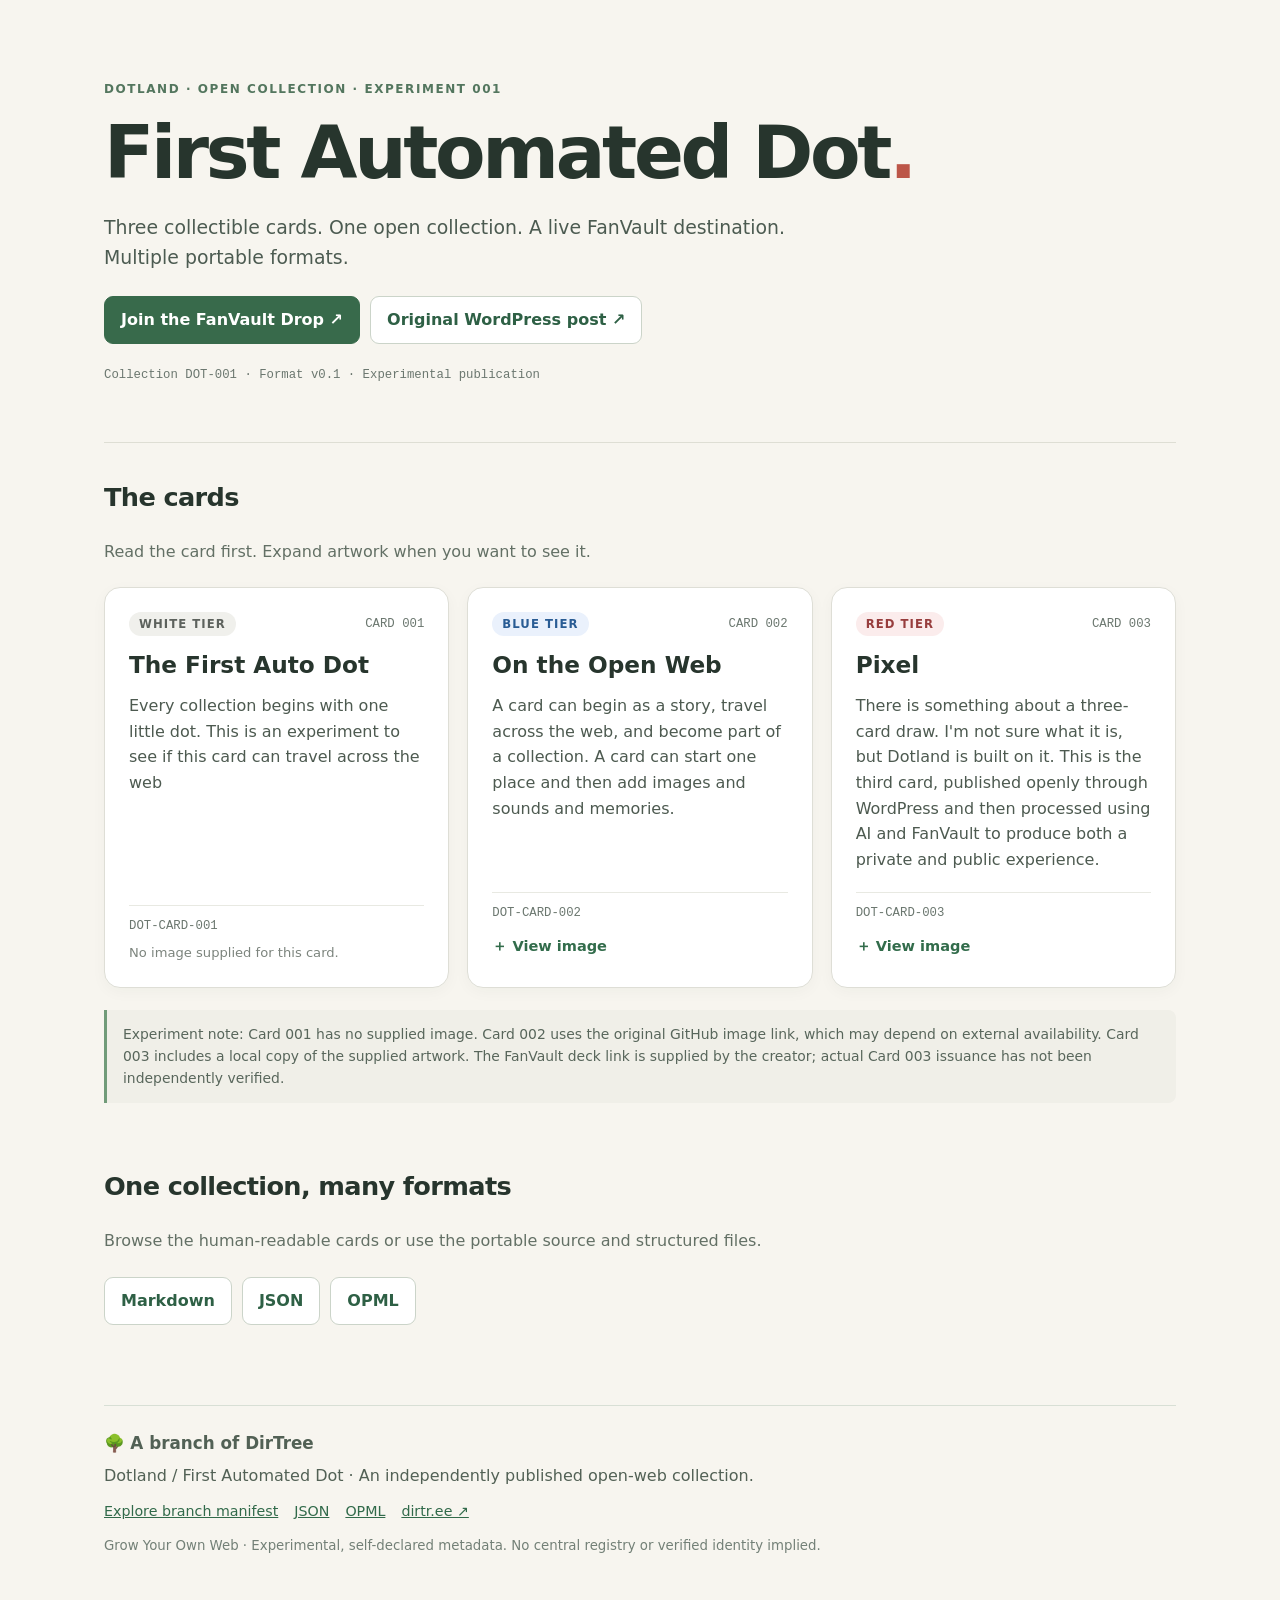
<file: dotland/experiment-001/index.html>
<!doctype html><html lang="en"><head><meta charset="utf-8"><meta name="viewport" content="width=device-width,initial-scale=1"><title>First Automated Dot | Dotland Open Collection</title><meta name="description" content="Three portable cards, one live FanVault destination, open publishing formats."><link rel="alternate" type="application/json" title="Dotland collection" href="collection.json"><link rel="alternate" type="application/json" title="DirTree experimental manifest" href="dirtree.json"><link rel="alternate" type="text/x-opml" href="collection.opml"><link rel="stylesheet" href="style.css"></head><body><main class="wrap"><header class="hero"><div class="eyebrow">DOTLAND · OPEN COLLECTION · EXPERIMENT 001</div><h1>First Automated Dot<span class="dot">.</span></h1><p class="lead">Three collectible cards. One open collection. A live FanVault destination. Multiple portable formats.</p><div class="actions"><a class="btn primary" href="https://dropline-five.vercel.app/#/drop/a3390d20-3dcf-4596-9dfc-7ccd69fd517a" target="_blank" rel="noopener noreferrer">Join the FanVault Drop ↗</a><a class="btn" href="https://mrbrianpuck.wordpress.com/2026/11/18/1336/" target="_blank" rel="noopener noreferrer">Original WordPress post ↗</a></div><p class="micro">Collection DOT-001 · Format v0.1 · Experimental publication</p></header><section aria-labelledby="cards-title"><div class="section-head"><h2 id="cards-title">The cards</h2><p>Read the card first. Expand artwork when you want to see it.</p></div><div class="grid"><article class="card"><div class="card-top"><span class="tier white">White tier</span><span class="number">CARD 001</span></div><h3>The First Auto Dot</h3><p class="description">Every collection begins with one little dot. This is an experiment to see if this card can travel across the web</p><div class="card-bottom"><span class="card-id">DOT-CARD-001</span><p class="no-image">No image supplied for this card.</p></div></article><article class="card"><div class="card-top"><span class="tier blue">Blue tier</span><span class="number">CARD 002</span></div><h3>On the Open Web</h3><p class="description">A card can begin as a story, travel across the web, and become part of a collection. A card can start one place and then add images and sounds and memories.</p><div class="card-bottom"><span class="card-id">DOT-CARD-002</span><details class="artwork"><summary><span aria-hidden="true">＋</span> View image</summary><div class="image-panel"><img loading="lazy" src="https://github.com/user-attachments/assets/d08ccd41-39ee-481e-a89b-74f7fa7b3707" alt="On the Open Web artwork" width="400" height="400"><p class="image-caption">Artwork for On the Open Web</p></div></details></div></article><article class="card"><div class="card-top"><span class="tier red">Red tier</span><span class="number">CARD 003</span></div><h3>Pixel</h3><p class="description">There is something about a three-card draw. I&#x27;m not sure what it is, but Dotland is built on it. This is the third card, published openly through WordPress and then processed using AI and FanVault to produce both a private and public experience.</p><div class="card-bottom"><span class="card-id">DOT-CARD-003</span><details class="artwork"><summary><span aria-hidden="true">＋</span> View image</summary><div class="image-panel"><img loading="lazy" src="https://fanvaultlive.github.io/images/pixel-dotland-color-drop.png" alt="DotLand Color Drop Celebration" width="400" height="400"><p class="image-caption">I know it should be red!</p></div></details></div></article></div><p class="notice">Experiment note: Card 001 has no supplied image. Card 002 uses the original GitHub image link, which may depend on external availability. Card 003 includes a local copy of the supplied artwork. The FanVault deck link is supplied by the creator; actual Card 003 issuance has not been independently verified.</p></section><section class="formats"><h2>One collection, many formats</h2><p>Browse the human-readable cards or use the portable source and structured files.</p><div class="actions"><a class="btn" href="collection.md">Markdown</a><a class="btn" href="collection.json">JSON</a><a class="btn" href="collection.opml">OPML</a></div></section><footer class="dirtree"><div class="footer-mark">🌳 <strong>A branch of DirTree</strong></div><p>Dotland / First Automated Dot · An independently published open-web collection.</p><nav aria-label="DirTree footer"><a href="dirtree.json">Explore branch manifest</a><a href="collection.json">JSON</a><a href="collection.opml">OPML</a><a href="https://dirtr.ee/" target="_blank" rel="noopener noreferrer">dirtr.ee ↗</a></nav><small>Grow Your Own Web · Experimental, self-declared metadata. No central registry or verified identity implied.</small></footer></main></body></html>
</file>
<file: dotland/experiment-001/style.css>
*{box-sizing:border-box}html{scroll-behavior:smooth}body{margin:0;background:#f7f5ef;color:#27352d;font:16px/1.6 system-ui,-apple-system,"Segoe UI",sans-serif}a{color:#316a4a}.wrap{max-width:1120px;margin:auto;padding:42px 24px}.eyebrow{font-size:.75rem;font-weight:800;letter-spacing:.13em;color:#53765e}.hero{padding:38px 0 48px;border-bottom:1px solid #deded4}h1{font-size:clamp(2.5rem,6vw,4.6rem);line-height:1.08;letter-spacing:-.045em;margin:14px 0 18px}h2{font-size:1.6rem;letter-spacing:-.025em}h3{font-size:1.45rem;line-height:1.25;margin:14px 0}.dot{color:#bc5648}.lead{font-size:1.18rem;max-width:720px;color:#4c5b51}.micro,.card-id,.number{font: .77rem ui-monospace,Consolas,monospace;color:#6b776f}.actions{display:flex;flex-wrap:wrap;gap:10px;margin:24px 0}.btn{display:inline-block;border:1px solid #cbd4c9;background:#fff;color:#2e6045;border-radius:9px;padding:10px 16px;text-decoration:none;font-weight:650}.btn:hover{border-color:#4b8060;background:#f3f9f3}.btn.primary{background:#386a4b;color:#fff;border-color:#386a4b}.btn.primary:hover{background:#2d573d}.section-head{margin-top:34px}.section-head p,.formats p{color:#637065}.grid{display:grid;grid-template-columns:repeat(auto-fit,minmax(255px,1fr));gap:18px;margin:22px 0}.card{background:#fff;border:1px solid #deded6;border-radius:16px;padding:24px;display:flex;flex-direction:column;min-height:315px;box-shadow:0 4px 15px rgba(32,49,37,.035)}.card-top{display:flex;align-items:center;justify-content:space-between;gap:10px}.tier{font-size:.73rem;font-weight:800;text-transform:uppercase;letter-spacing:.09em;padding:3px 10px;border-radius:30px;background:#f0f0ec;color:#5d625d}.tier.blue{background:#eaf1fc;color:#295c94}.tier.red{background:#fbecec;color:#973d3d}.description{color:#4d5a50;margin:0 0 20px;flex:1}.card-bottom{border-top:1px solid #e8e9e2;padding-top:13px;display:flex;flex-direction:column;gap:9px}.artwork summary{list-style:none;cursor:pointer;color:#326c4b;font-weight:700;font-size:.91rem;display:inline-block;padding:5px 0}.artwork summary::-webkit-details-marker{display:none}.artwork summary:hover{text-decoration:underline}.image-panel{padding:12px 0 0}.image-panel img{display:block;width:100%;height:auto;max-width:400px;aspect-ratio:1;object-fit:contain;border-radius:10px;background:#f5f4f0}.image-caption{font-size:.84rem;color:#637065;margin:8px 0 0}.no-image{font-size:.82rem;color:#7c847d;margin:0}.notice{background:#f0efe8;border-left:3px solid #719b79;padding:13px 16px;border-radius:0 8px 8px 0;color:#58665b;font-size:.87rem}.formats{padding:28px 0}.dirtree{margin-top:28px;border-top:1px solid #d8dfd5;padding:24px 0;color:#526155}.footer-mark{font-size:1.05rem}.dirtree p{margin:6px 0 10px}.dirtree nav{display:flex;gap:16px;flex-wrap:wrap;margin:12px 0}.dirtree nav a{font-size:.89rem}.dirtree small{display:block;color:#738077}@media(max-width:600px){.wrap{padding:24px 16px}.hero{padding-top:15px}.card{min-height:0}}
</file>
